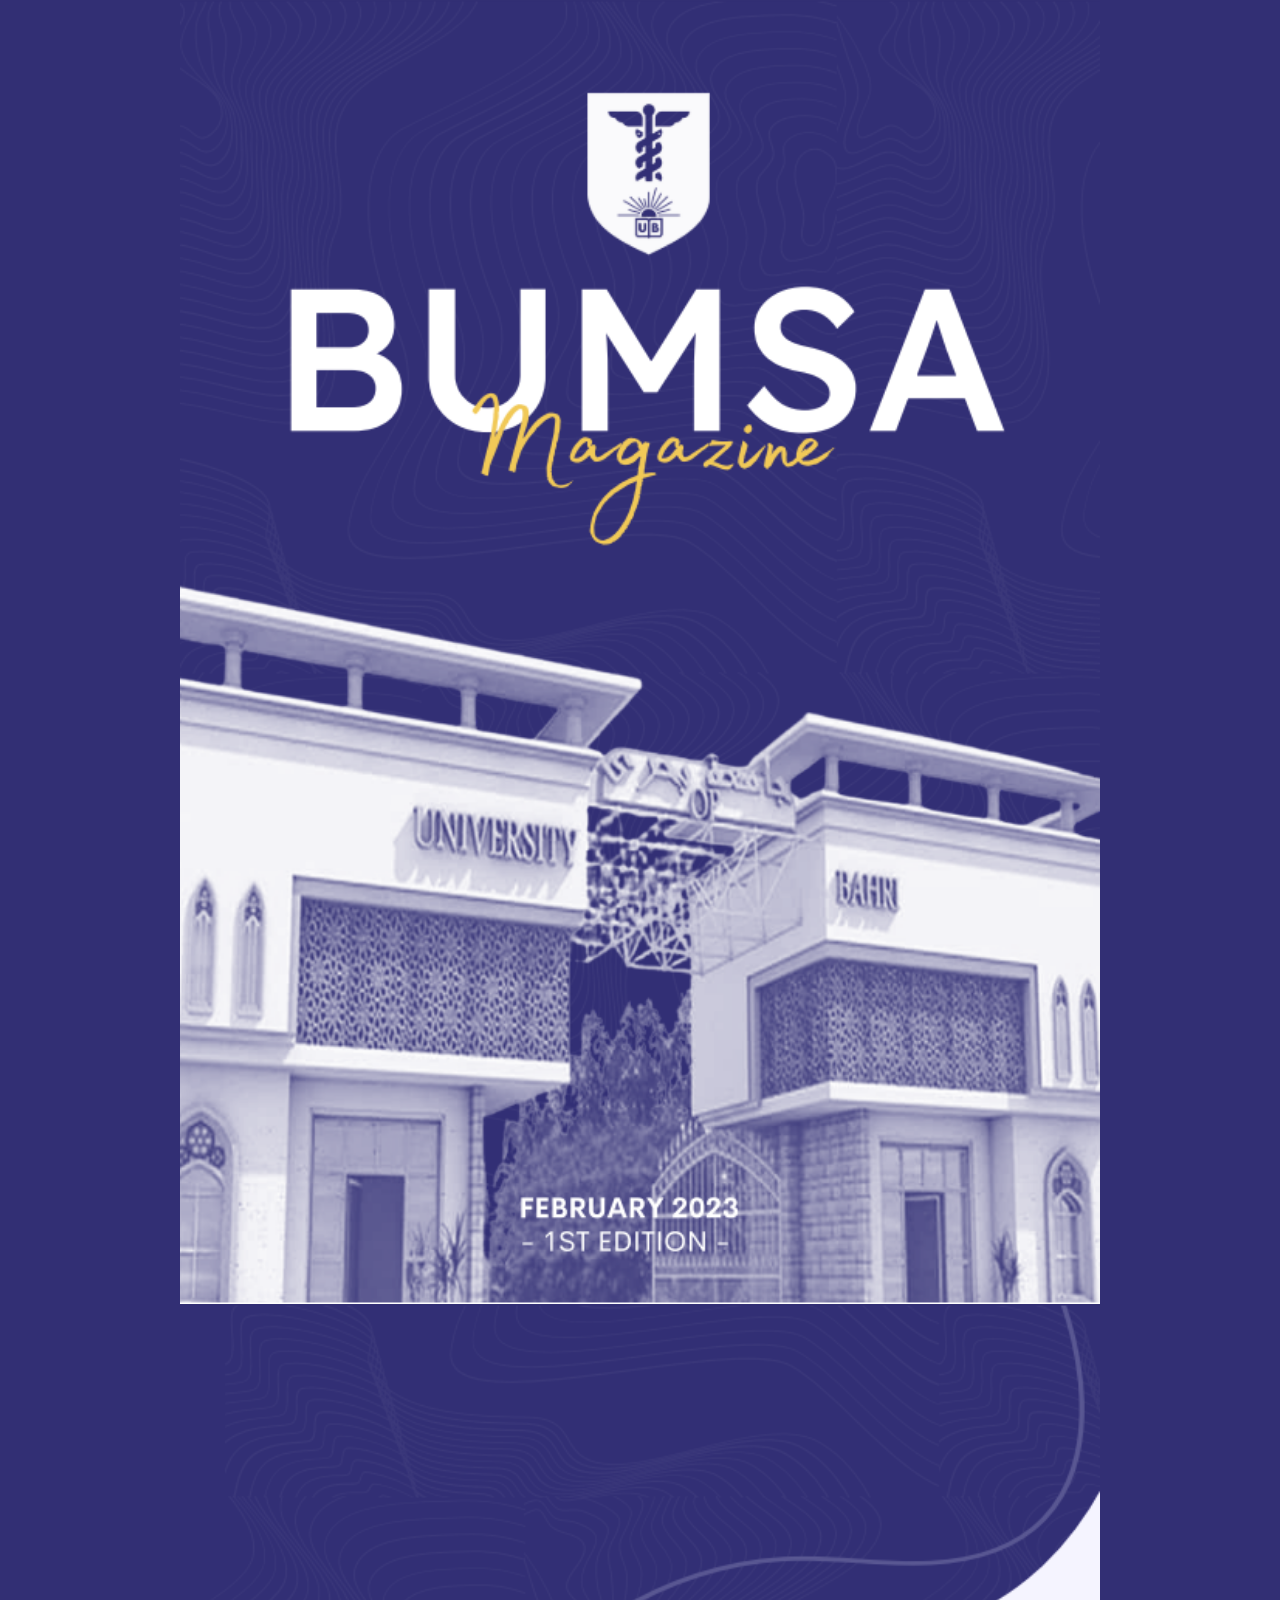
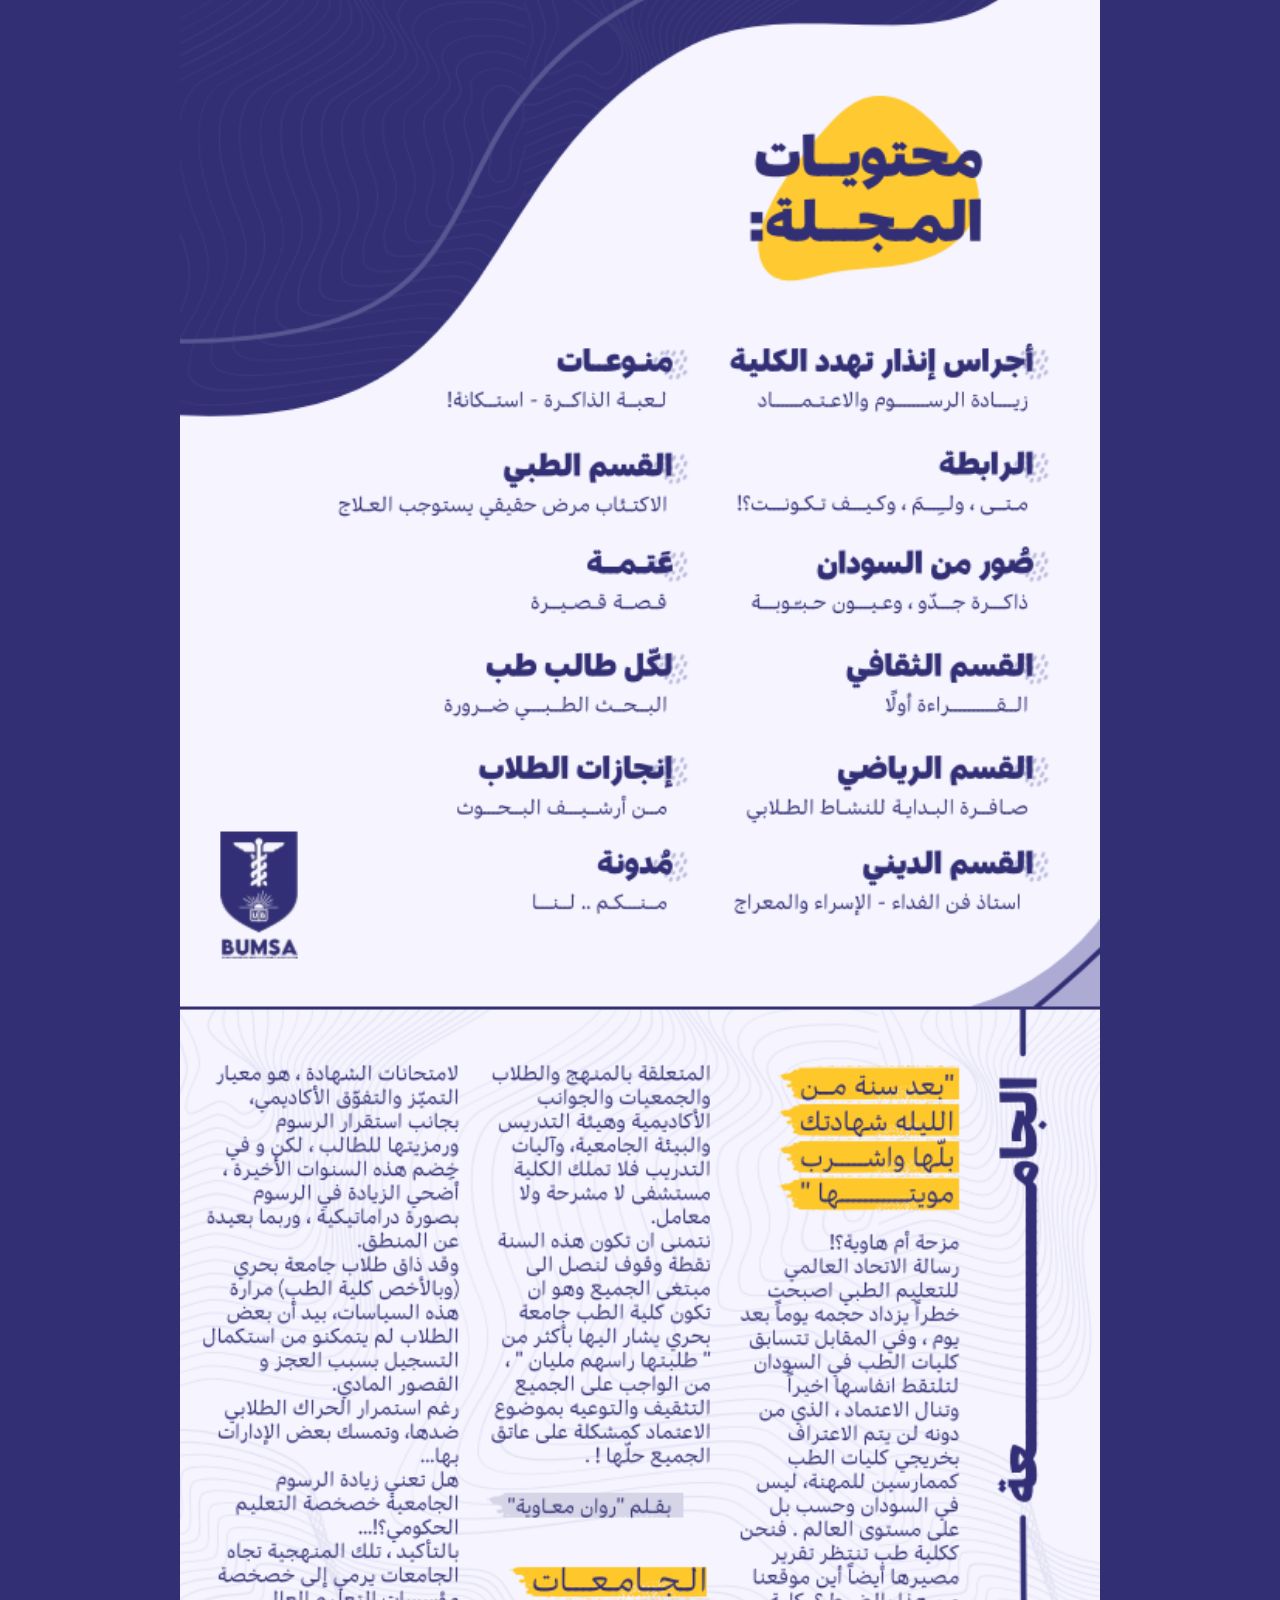
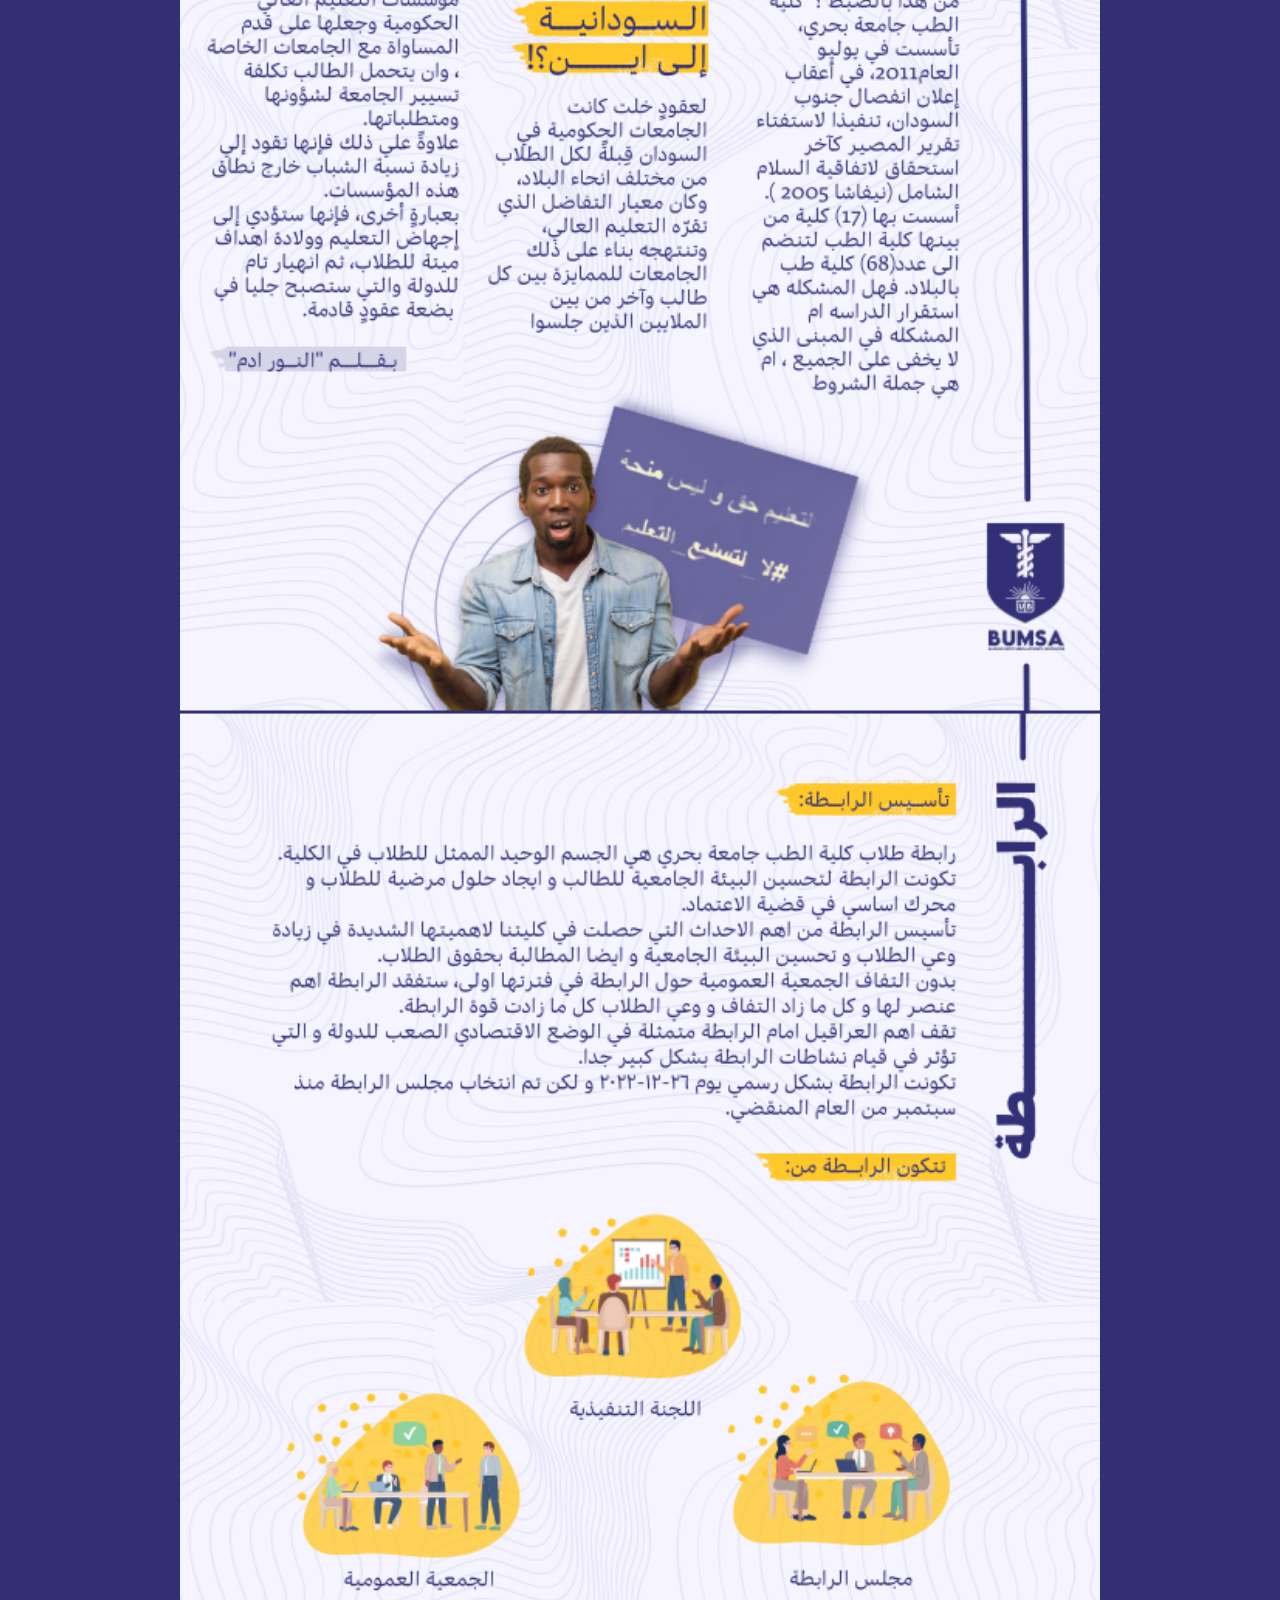
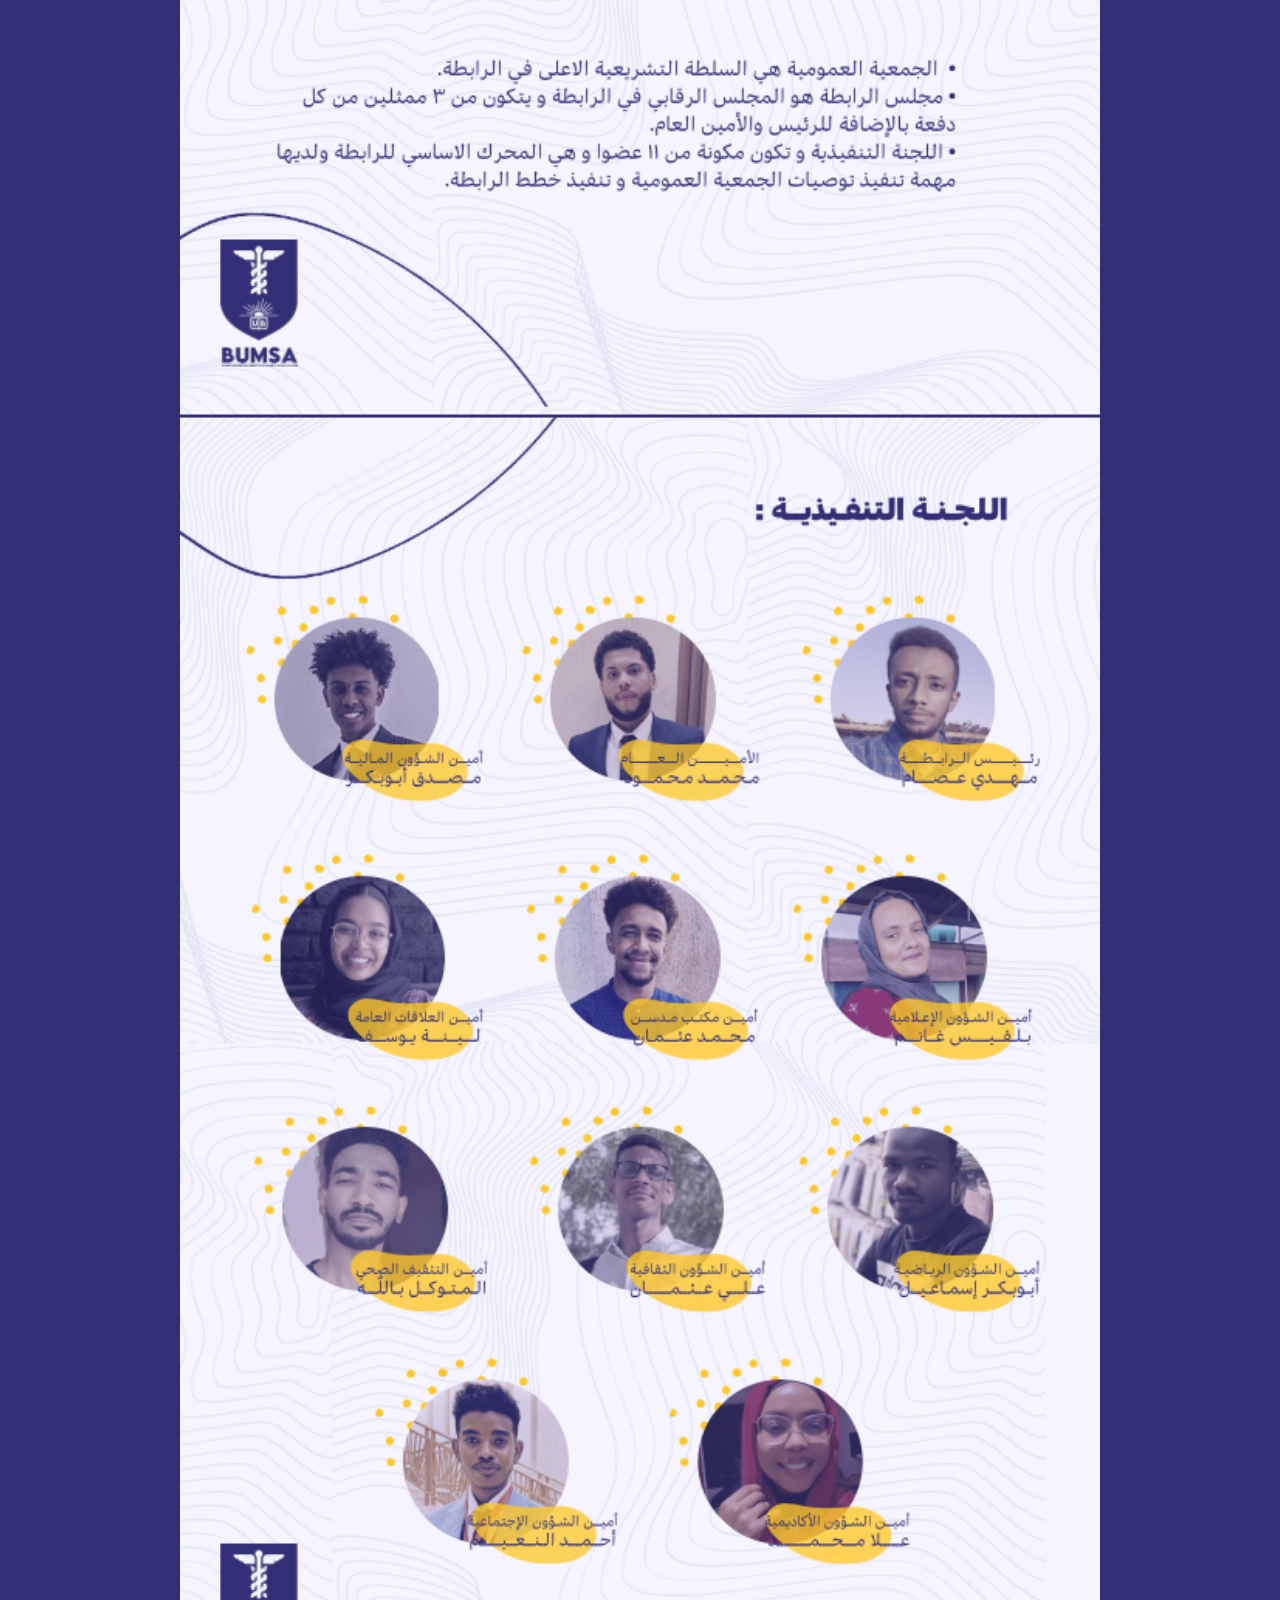
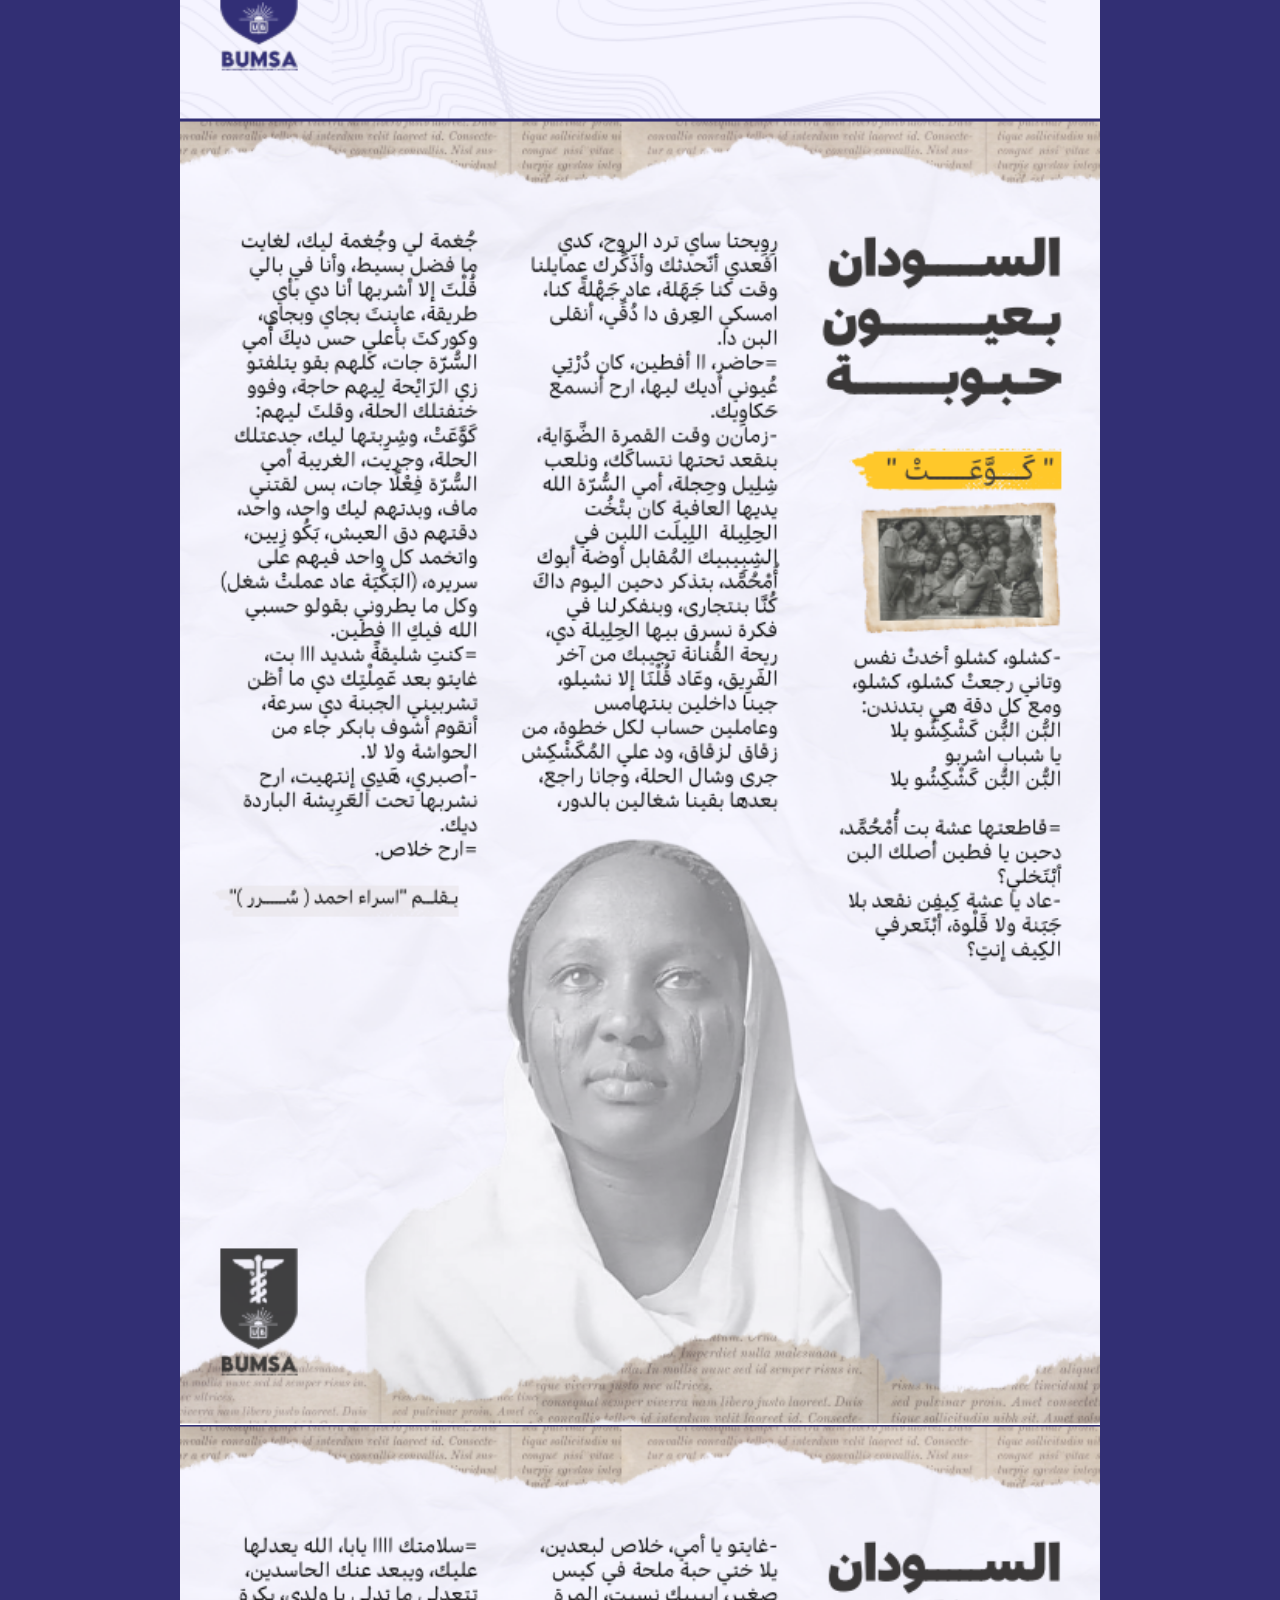
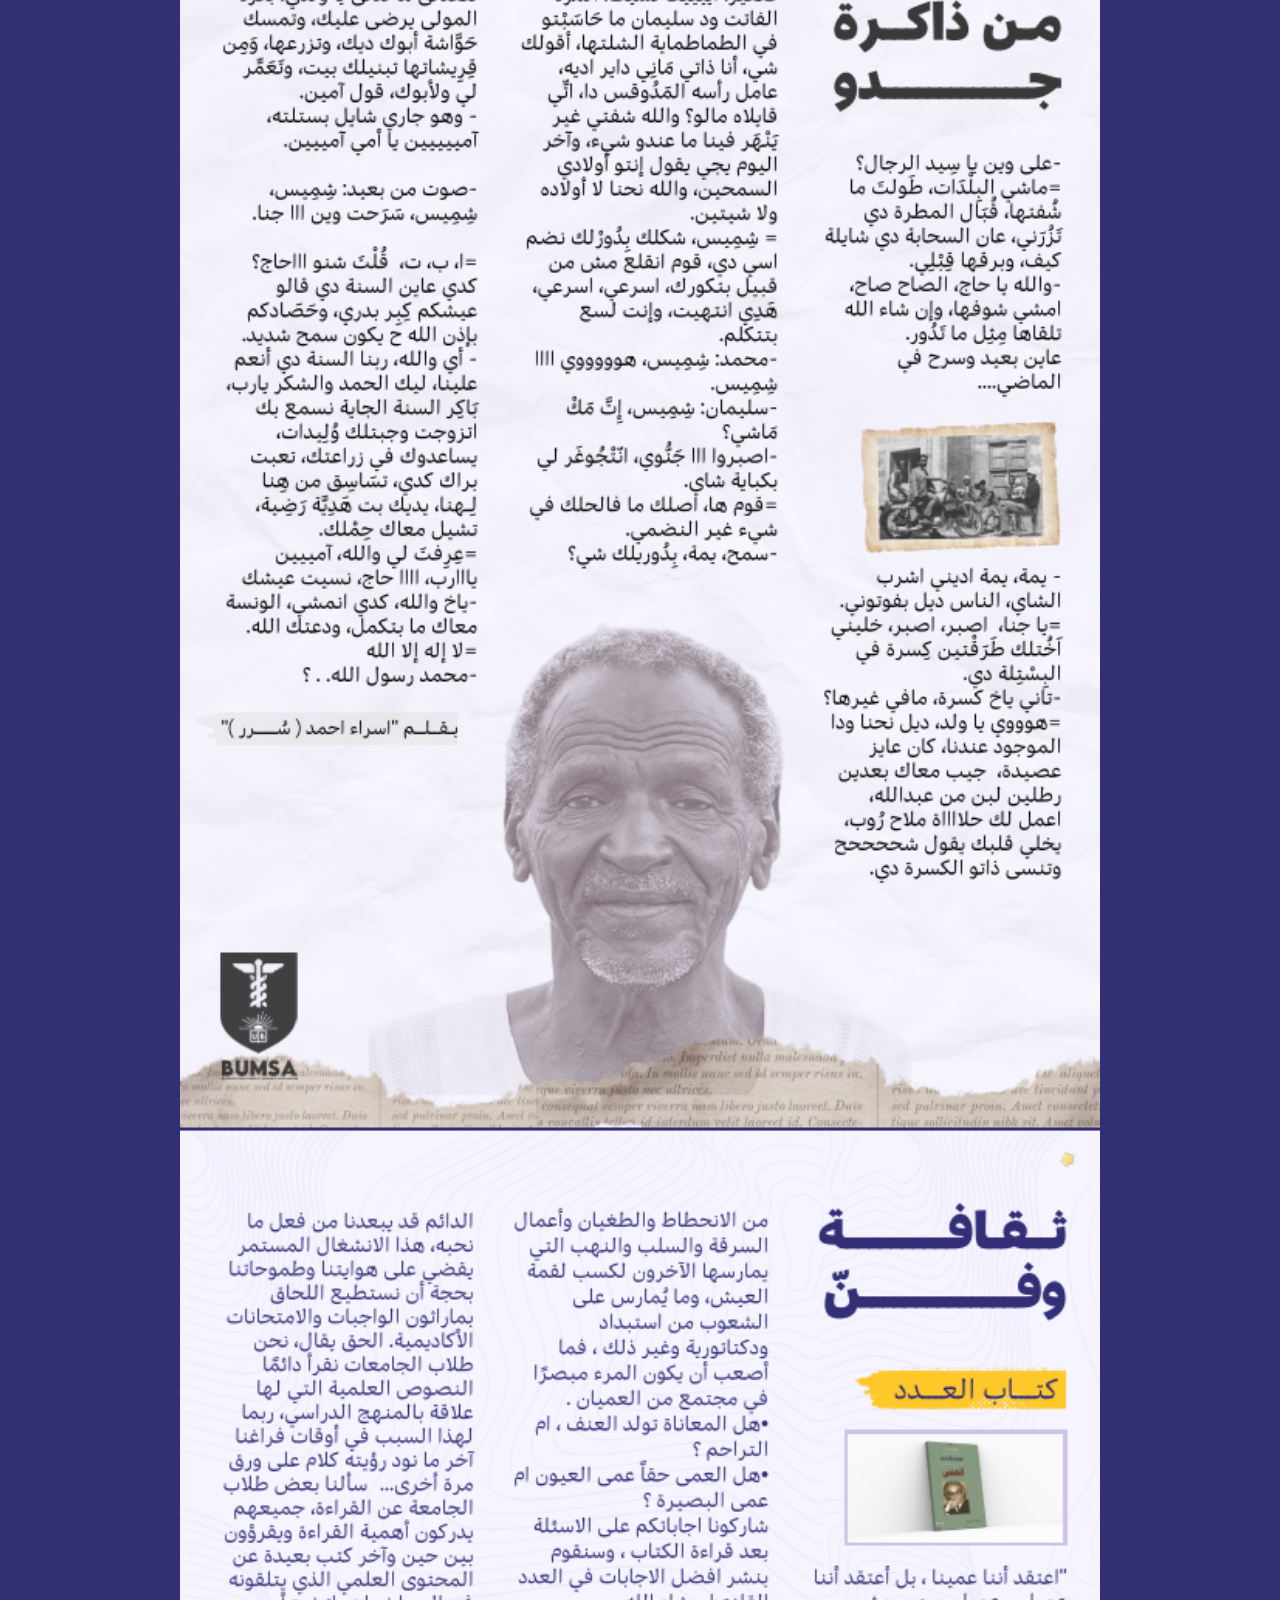
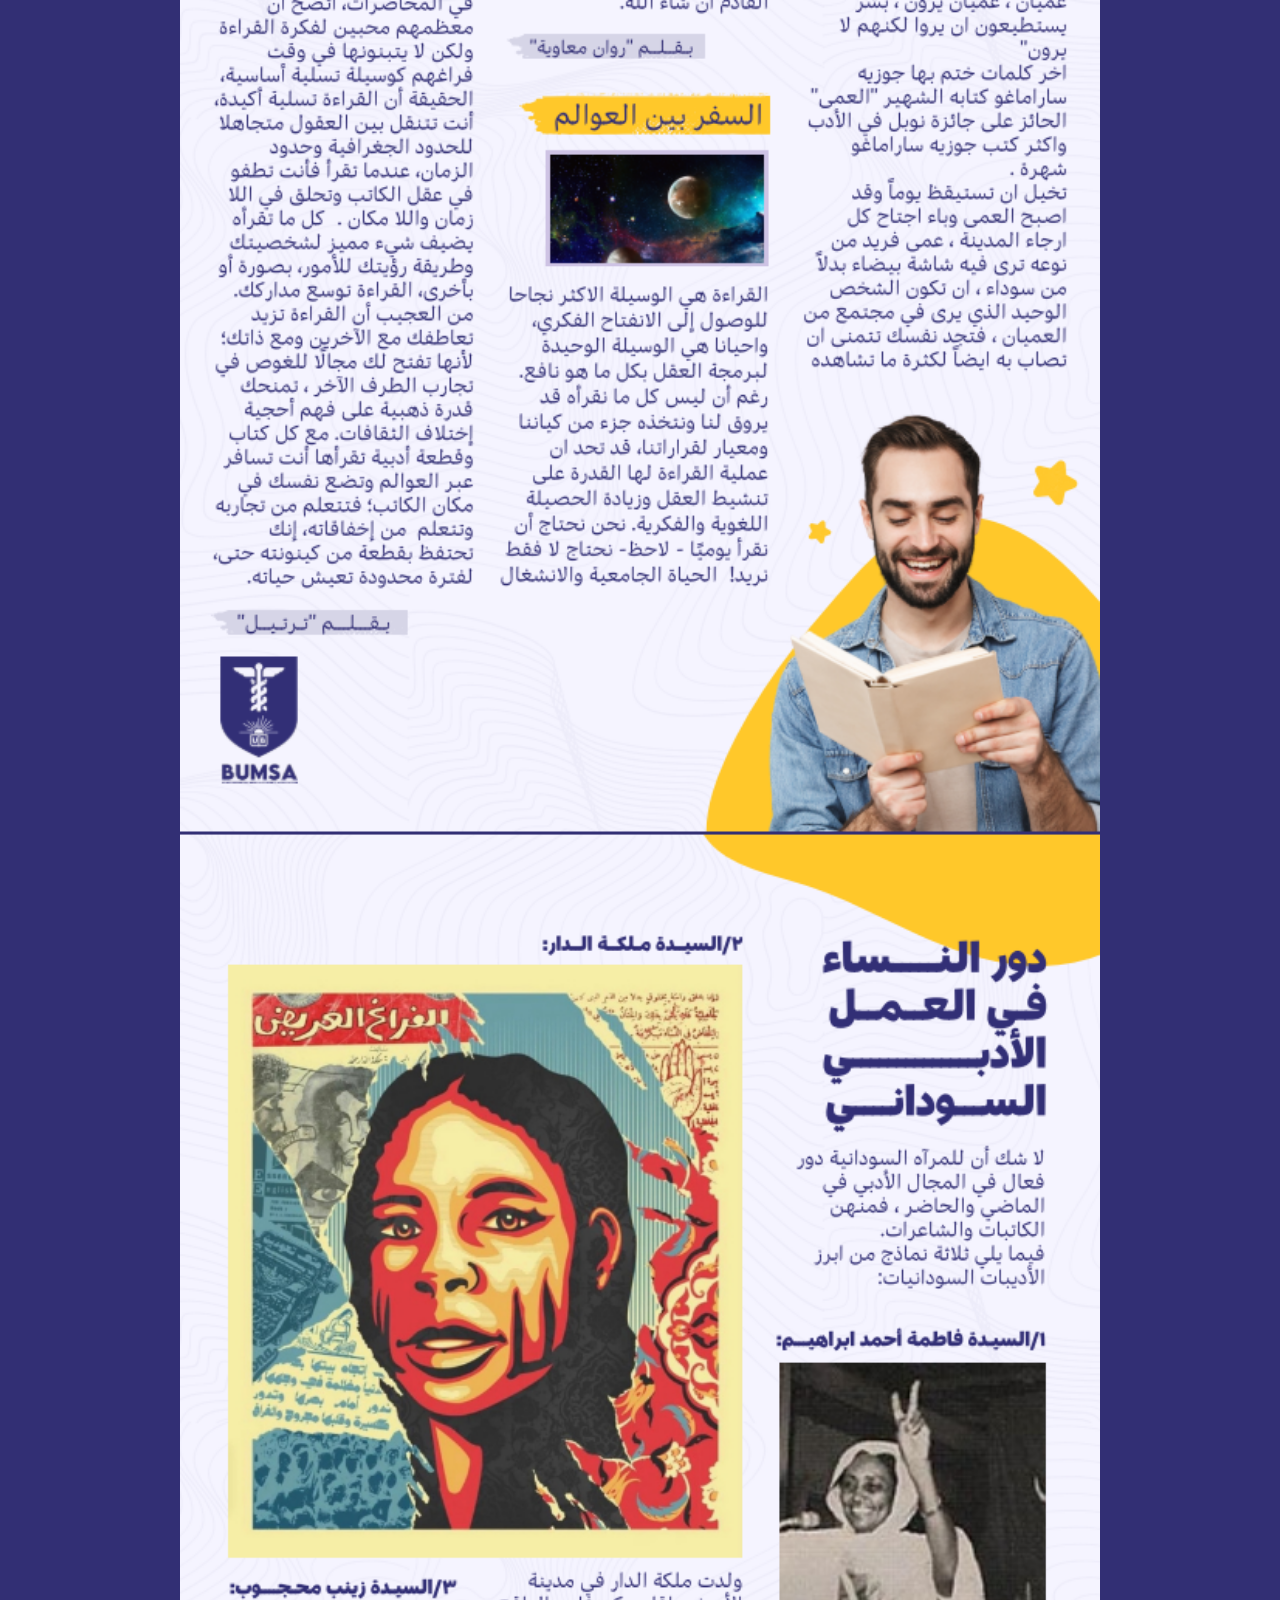
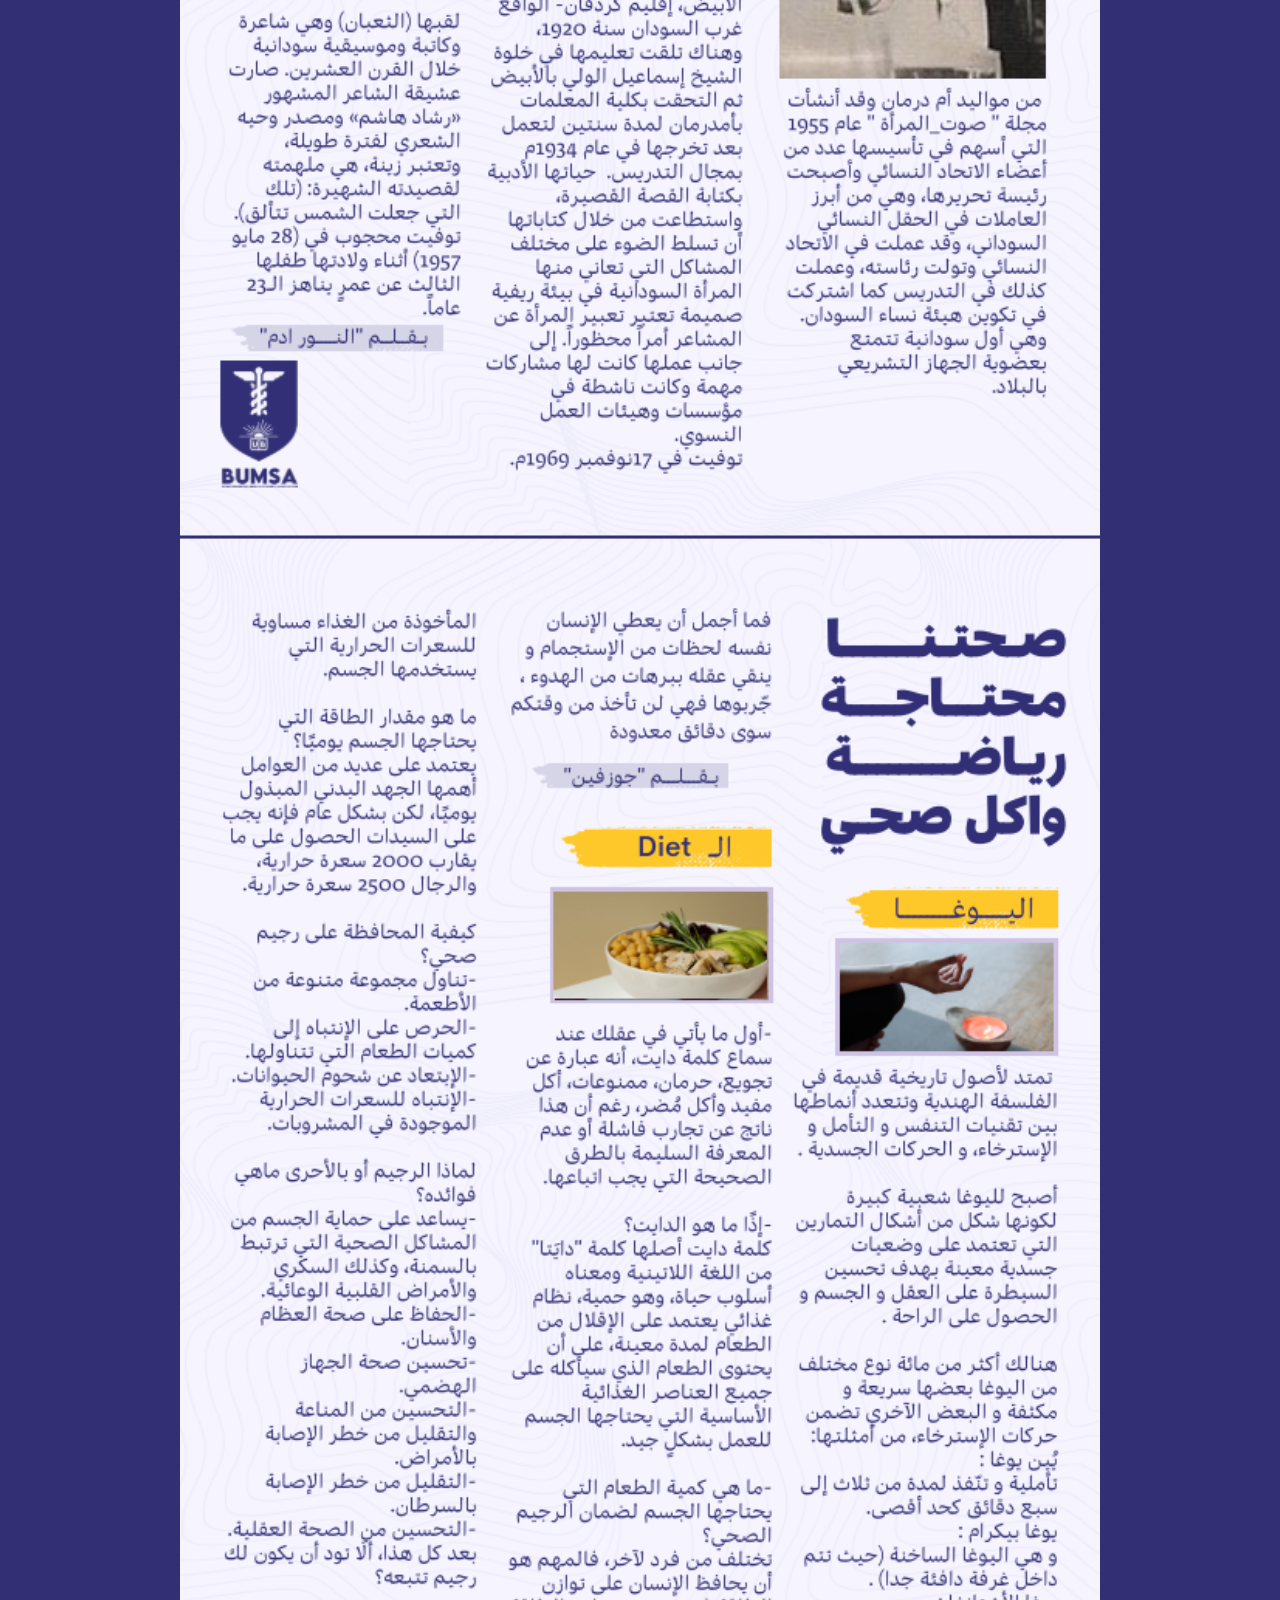
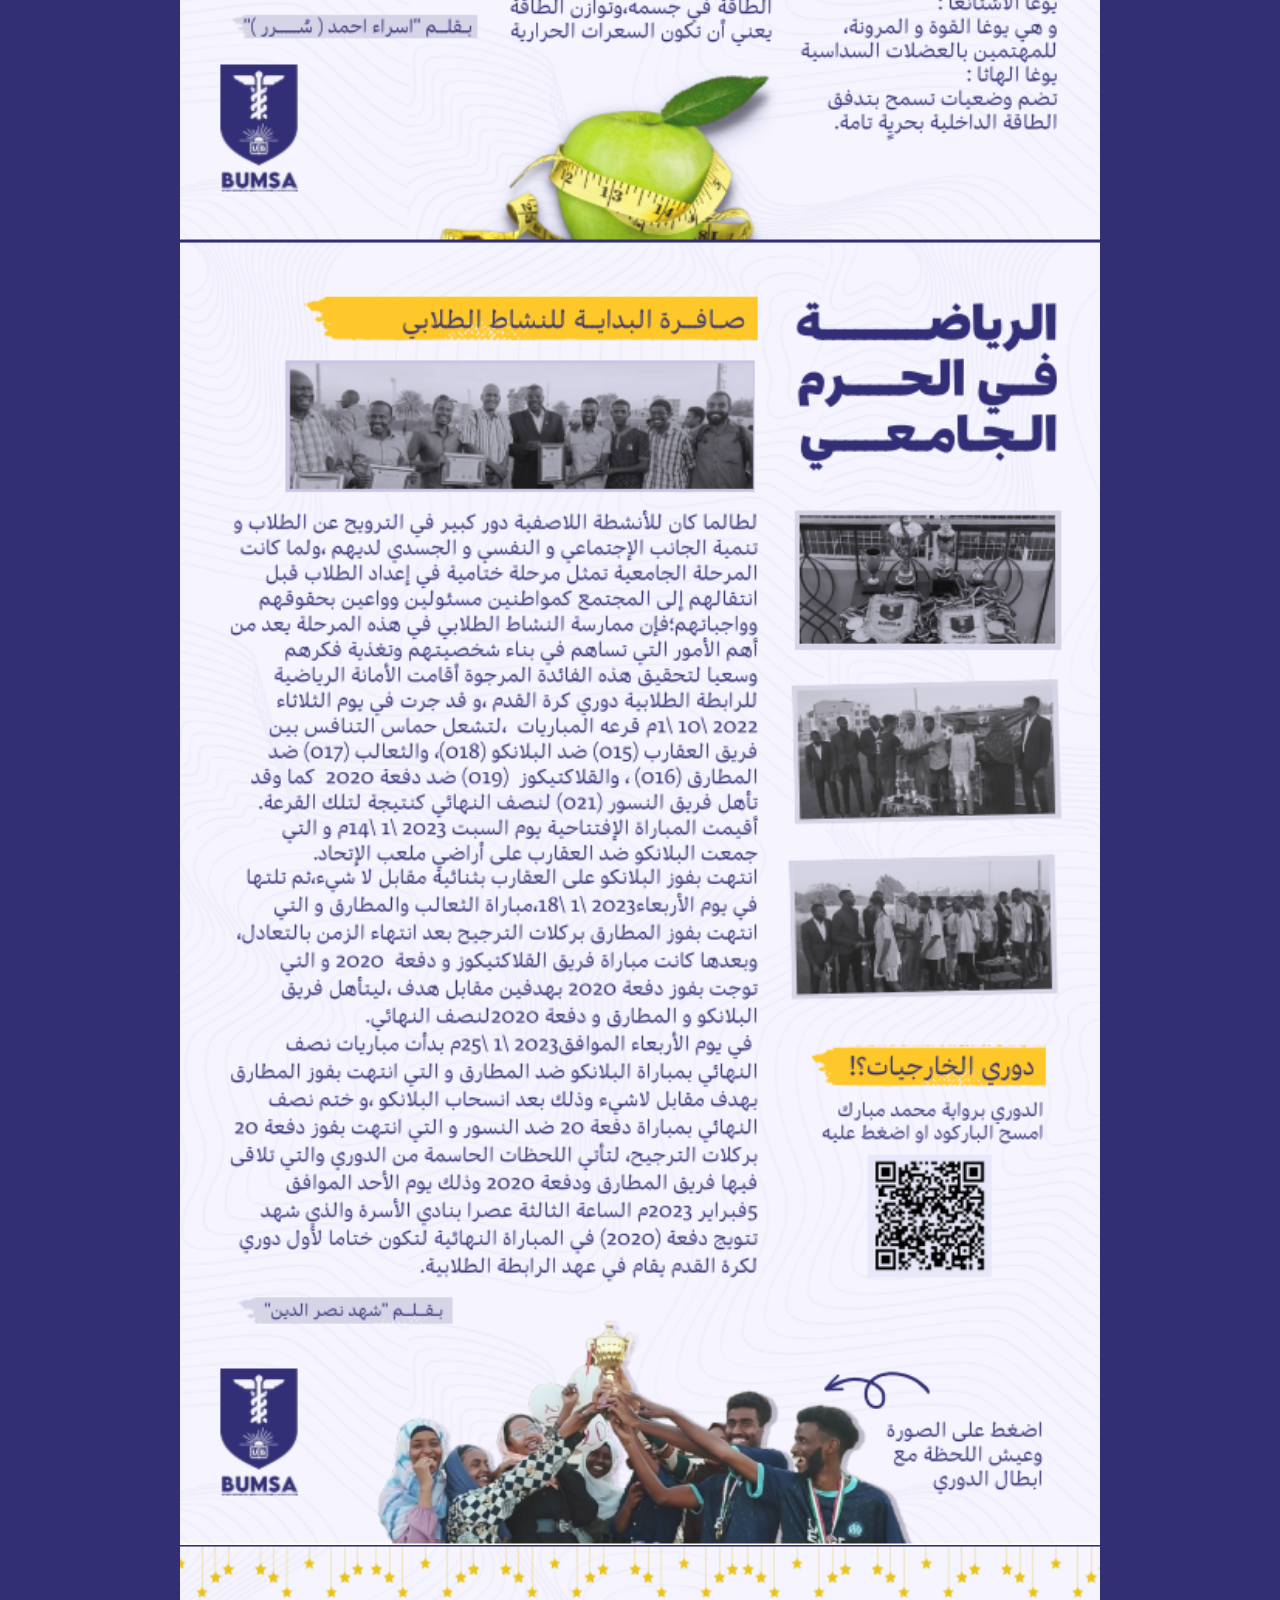
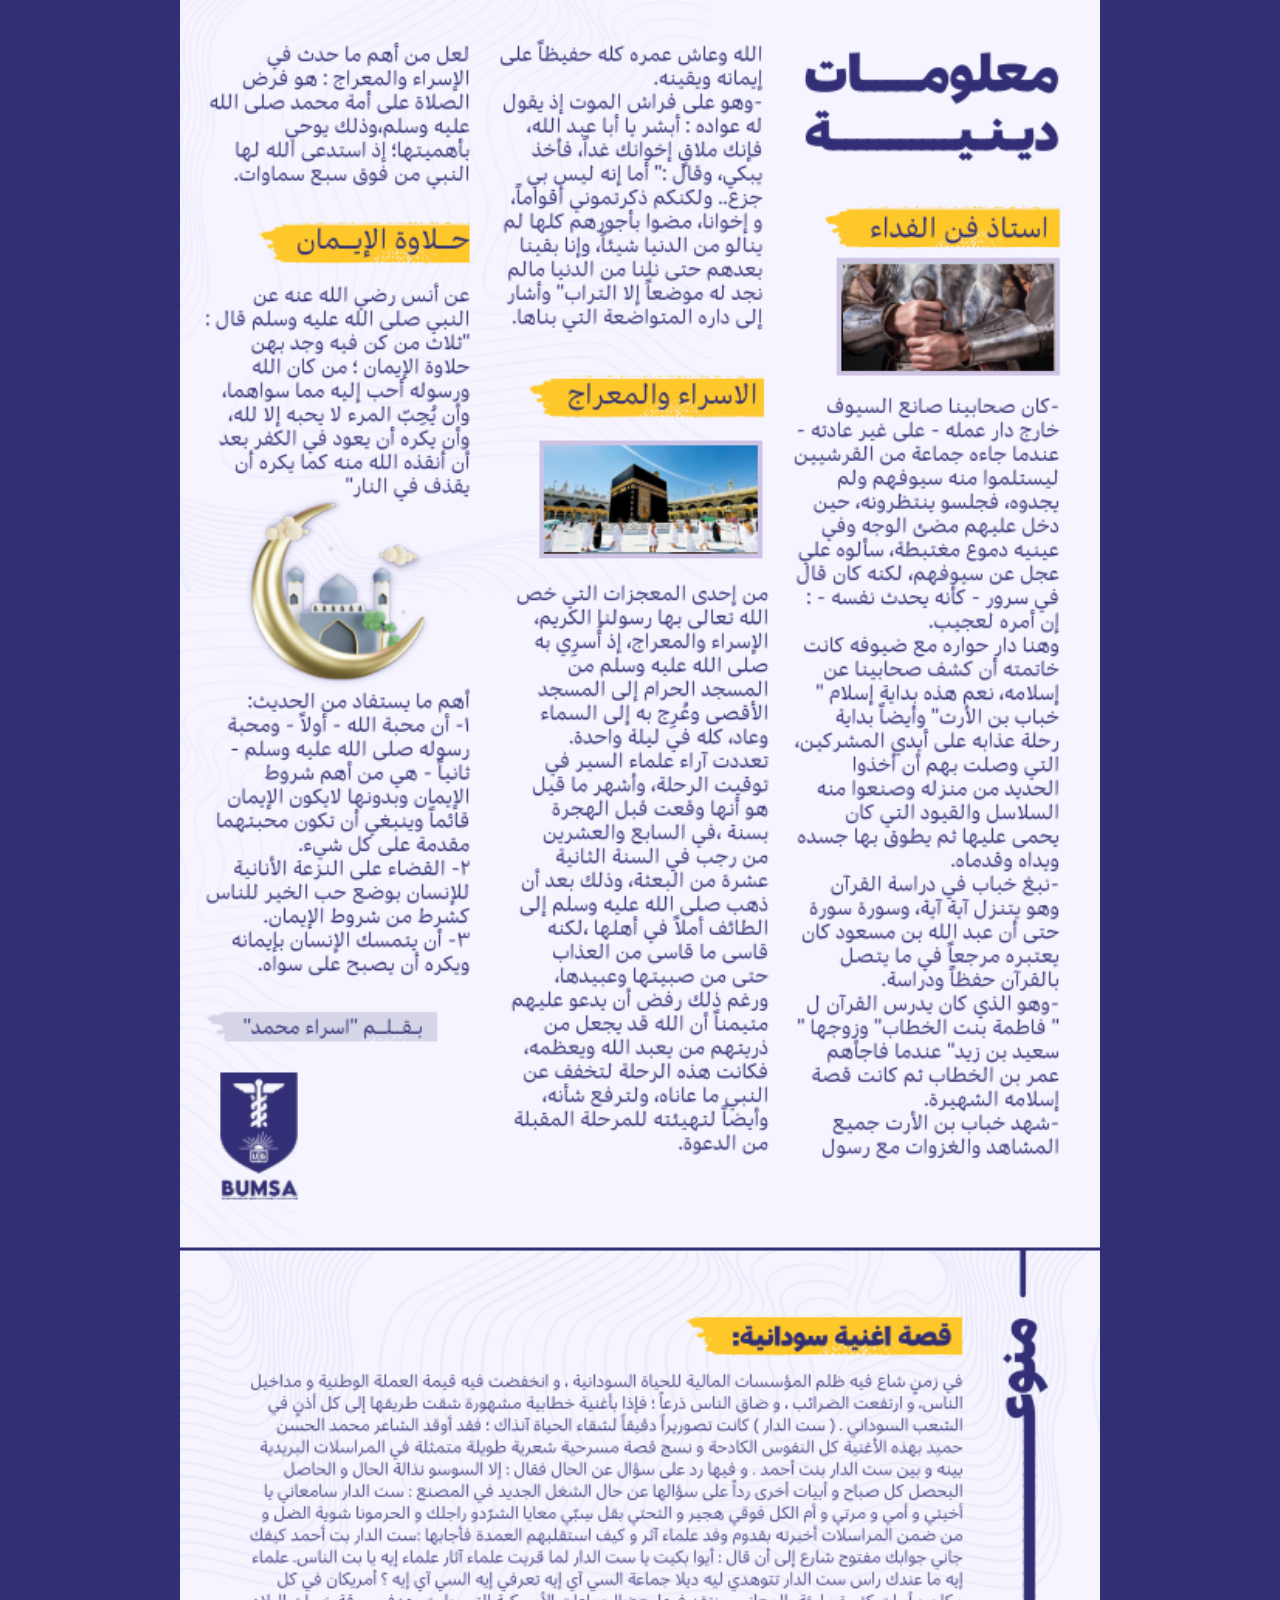
<file: main.html>
<html lang="en">
<head>
  <meta charset="UTF-8">
  <meta http-equiv="X-UA-Compatible" content="IE=edge">
  <meta name="viewport" content="width=device-width, initial-scale=1.0">
  <link rel="stylesheet" href="css/st.css">
  <link rel="stylesheet" href="css/all.min.css">
  <link rel="preconnect" href="https://fonts.googleapis.com">
<link rel="preconnect" href="https://fonts.gstatic.com" crossorigin>
<link href="https://fonts.googleapis.com/css2?family=Lato:wght@300;400;700&family=Tajawal:wght@200;300;400;500;700;800&display=swap" rel="stylesheet">
  <title>BUMSA Magazine</title>
</head>
<body>
  <div class="main">
    <div class="images">
      <div class="image">
        <img src="images/BUMSA magazine  (1)_Page_1.png" alt="">
      </div>
      <div class="image">
        <img src="images/BUMSA magazine  (1)_Page_2.png" alt="">
      </div>
      <div class="image">
        <img src="images/BUMSA magazine  (1)_Page_3.png" alt="">
      </div>
      <div class="image">
        <img src="images/BUMSA magazine  (1)_Page_4.png" alt="">
      </div>
      <div class="image">
        <img src="images/BUMSA magazine  (1)_Page_5.png" alt="">
      </div>
      <div class="image">
        <img src="images/BUMSA magazine  (1)_Page_6.png" alt="">
      </div>
      <div class="image">
        <img src="images/BUMSA magazine  (1)_Page_7.png" alt="">
      </div>
      <div class="image">
        <img src="images/BUMSA magazine  (1)_Page_8.png" alt="">
      </div>
      <div class="image">
        <img src="images/BUMSA magazine  (1)_Page_9.png" alt="">
      </div>
      <div class="image">
        <img src="images/BUMSA magazine  (1)_Page_10.png" alt="">
      </div>
      <div class="image sport">
        <img src="images/BUMSA magazine  (1)_Page_11.png" alt="">
        <a href="https://drive.google.com/file/d/1-RDlFPJkKohU5fFEkS79Dhc_N9oIXhYO/view?usp=drivesdk"></a>
        <a href="https://drive.google.com/file/d/1-SSxUqTpZVuxKDazK8mctYmLlh7NJhd3/view?usp=drivesdk"></a>
      </div>
      <div class="image">
        <img src="images/BUMSA magazine  (1)_Page_12.png" alt="">
      </div>
      <div class="image game">
        <img src="images/BUMSA magazine  (1)_Page_13.png" alt="">
        <a href="https://wordwall.net/resource/52466818"></a>
        <a href="https://wordwall.net/resource/52466818"></a>
      </div>
      <div class="image">
        <img src="images/BUMSA magazine  (1)_Page_14.png" alt="">
      </div>
      <div class="image">
        <img src="images/BUMSA magazine  (1)_Page_15.png" alt="">
      </div>
      <div class="image">
        <img src="images/BUMSA magazine  (1)_Page_16.png" alt="">
      </div>
      <div class="image">
        <img src="images/BUMSA magazine  (1)_Page_17.png" alt="">
      </div>
      <div class="image">
        <img src="images/BUMSA magazine  (1)_Page_18.png" alt="">
      </div>
      <div class="image modona">
        <img src="images/BUMSA magazine  (1)_Page_19.png" alt="">
        <a href="https://forms.gle/poB29Ssriy8NwBDx7"></a>
      </div>
      <div class="image">
        <img src="images/BUMSA magazine  (1)_Page_20.png" alt="">
      </div>
      <div class="image">
        <img src="images/BUMSA magazine  (1)_Page_21.png" alt="">
      </div>
    </div>
  </div>
  <!-- Scroll to top -->
  <button onclick="topFunction()" id="myBtn" title="Go to top">Top</button>
  <script src="main.js"></script>
</body>
</html>
</file>
<file: css/st.css>
* {
    box-sizing: border-box;
    scroll-behavior: smooth;
    margin: 0;
    padding: 0;
  }

body {
    background-color: #322F74;
}

.main .images {
    width: 920px;
    margin: auto;
}

.main .images img {
    width: 100%;
    display: block;
}

.main .images a {
    display: block;
}

/* sport link */
.main .images .sport {
    position: relative;
}
.main .images .sport a:first-of-type {
    display: block;
    position: absolute;
    /* background-color: red; */
    width: 126px;
    height: 118px;
    bottom: 270px;
    left: 686px;
}
.main .images .sport a:nth-of-type(2) {
    display: block;
    position: absolute;
    /* background-color: blue; */
    width: 500px;
    height: 190px;
    bottom: 3px;
    left: 215px;
}

/* Game link */
.main .images .game {
    position: relative;
}
.main .images .game a:first-of-type {
    display: block;
    position: absolute;
    /* background-color: red; */
    width: 286px;
    height: 200px;
    bottom: 135px;
    left: 416px;
}

.main .images .game a:nth-of-type(2) {
    display: block;
    position: absolute;
    /* background-color: blue; */
    width: 237px;
    height: 100px;
    bottom: 560px;
    left: 660px;
}

/* modona link  */
.main .images .modona {
    position: relative;
}
.main .images .modona a {
    display: block;
    position: absolute;
    /* background-color: red; */
    width: 500px;
    height: 71px;
    bottom: 57px;
    left: 229px;
}
</file>
